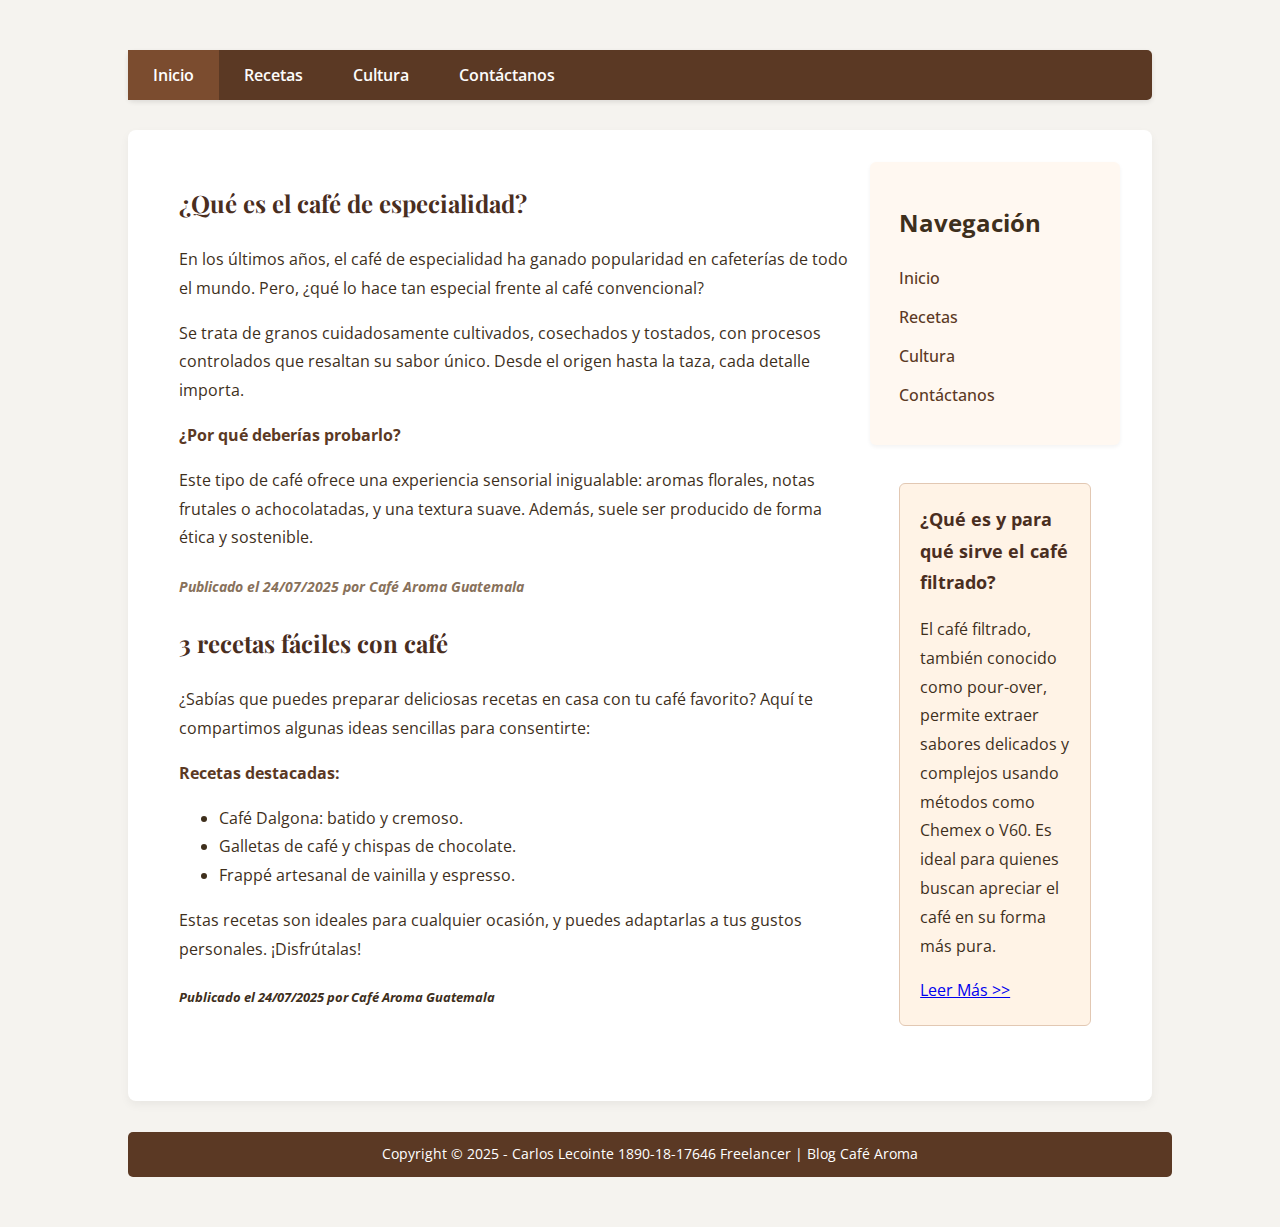
<file: View/index.html>
<!DOCTYPE html>
<html lang="en">

<head>
    <title>Blog Café Aroma</title>
    <meta charset="utf-8" />
    <meta name="viewport" content="width=device-width, initial-scale=1.0">
    <meta name="Description" content="Blog sobre el mundo del café, tips, recetas y cultura cafetera.">
    <meta name="keywords" content="Café, Barismo, Recetas, Cultura Cafetera, HTML5, CSS3, Blog" />
    <link rel="stylesheet" href="Style1.css" type="text/css" />
</head>

<body class="body">
    <header class="pageHeader">
        <nav>
            <ul>
                <li class="active"><a href="#">Inicio</a></li>
                <li><a href="recetas.html">Recetas</a></li>
                <li><a href="#">Cultura</a></li>
                <li><a href="#">Contáctanos</a></li>
            </ul>
        </nav>
    </header>

    <!--adicionar el cuerpo de la pagina utilizando DIV's-->
    <div class="Main">
        <div class="content">
            <article class="Top">
                <header>
                    <h2><a href="#">¿Qué es el café de especialidad?</a></h2>
                </header>
                <content>
                    <p>En los últimos años, el café de especialidad ha ganado popularidad en cafeterías de todo el
                        mundo. Pero, ¿qué lo hace tan especial frente al café convencional?</p>
                    <p>Se trata de granos cuidadosamente cultivados, cosechados y tostados, con procesos controlados que
                        resaltan su sabor único. Desde el origen hasta la taza, cada detalle importa.</p>
                    <strong>¿Por qué deberías probarlo?</strong>
                    <p>Este tipo de café ofrece una experiencia sensorial inigualable: aromas florales, notas frutales o
                        achocolatadas, y una textura suave. Además, suele ser producido de forma ética y sostenible.</p>
                </content>

                <footer>
                    <h5><i>Publicado el 24/07/2025 por Café Aroma Guatemala</i></h5>
                </footer>
            </article>

            <article class="Bottom">
                <header>
                    <h2><a href="#">3 recetas fáciles con café</a></h2>
                </header>
                <content>
                    <p>¿Sabías que puedes preparar deliciosas recetas en casa con tu café favorito? Aquí te compartimos
                        algunas ideas sencillas para consentirte:</p>
                    <strong>Recetas destacadas:</strong>
                    <p>
                    <ul>
                        <li>Café Dalgona: batido y cremoso.</li>
                        <li>Galletas de café y chispas de chocolate.</li>
                        <li>Frappé artesanal de vainilla y espresso.</li>
                    </ul>
                    Estas recetas son ideales para cualquier ocasión, y puedes adaptarlas a tus gustos personales.
                    ¡Disfrútalas!
                    </p>
                </content>
                <footer></footer>
                <h5><i>Publicado el 24/07/2025 por Café Aroma Guatemala</i></h5>
            </article>
        </div>
        <!--Fin div content-->

        <aside class="top-sidebar">
            <h2>Navegación</h2>
            <ul class="navigation">
                <li><a href="#">Inicio</a></li>
                <li><a href="../View/recetas.html">Recetas</a></li>
                <li><a href="#">Cultura</a></li>
                <li><a href="#">Contáctanos</a></li>
            </ul>
        </aside>

        <aside class="bottom-sidebar">
            <div class="featured">
                <h2>¿Qué es y para qué sirve el café filtrado?</h2>
                <p>El café filtrado, también conocido como pour-over, permite extraer sabores delicados y complejos
                    usando métodos como Chemex o V60. Es ideal para quienes buscan apreciar el café en su forma más
                    pura.</p>
                <a href="#">Leer Más >></a>
            </div>
        </aside>
    </div>

    <footer class="pageFooter">
        <p>Copyright &copy; 2025 - Carlos Lecointe 1890-18-17646 Freelancer | Blog Café Aroma</p>
    </footer>
</body>

</html>
</file>
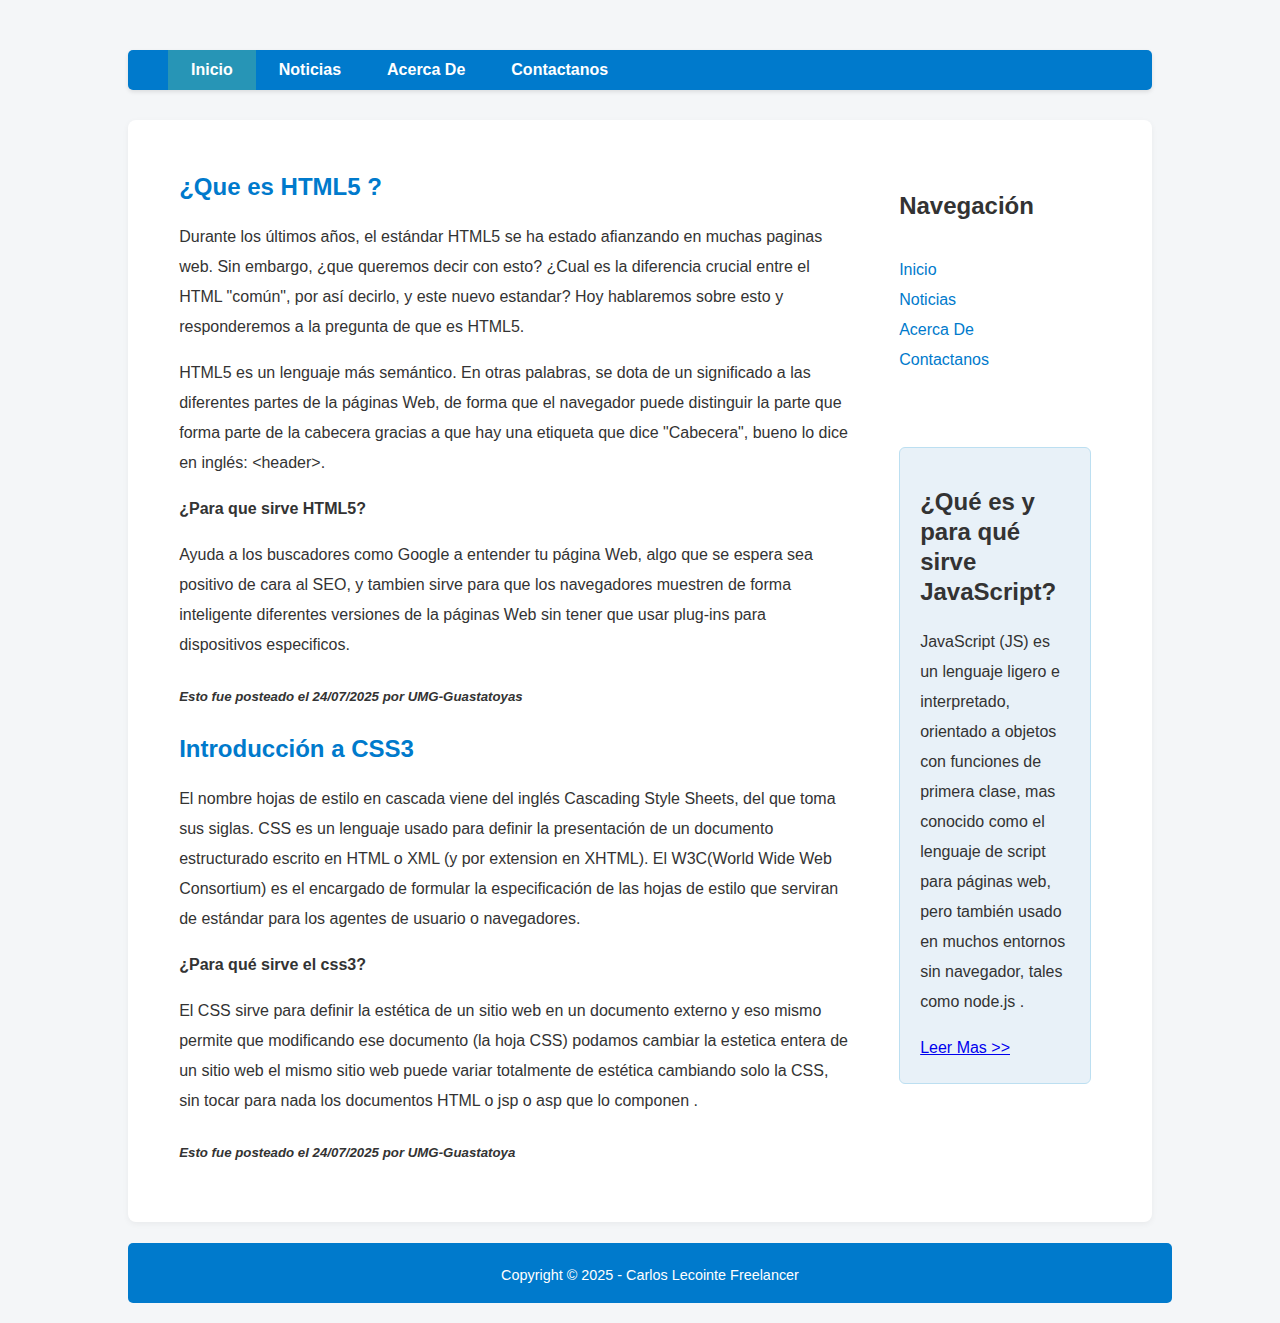
<file: View/Index.html>
<!DOCTYPE html>
<html lang="en">

<head>
    <title>Ejemplo HTML5-CSS3</title>
    <meta charset="utf-8" />
    <meta name="viewport" content="width=device-width, initial-scale=1.0">
    <meta name="Description" content="Mi primer Pagina Web CSS3">
    <meta name="keywords" content="HTML5, CSS3, Web, Diseno web, UMG " />
    <link href="../Content/Style1.css" rel="stylesheet" type="text/css" />
</head>

<body class="body">
    <header class="pageHeader">
        <nav>
            <ul>
                <li class="active"><a href="#">Inicio</a></li>
                <li><a href="#">Noticias</a></li>
                <li><a href="#">Acerca De</a></li>
                <li><a href="#">Contactanos</a></li>
            </ul>
        </nav>
    </header>

    <!--adicionar el cuerpo de la pagina utilizando DIV's-->
    <div class="Main">
        <div class="content">
            <article class="Top">
                <header>
                    <h2><a href="#">¿Que es HTML5 ?</a>
                    </h2>
                </header>
                <content>
                    <p>Durante los últimos años, el estándar HTML5 se ha estado afianzando en muchas paginas web. Sin
                        embargo, ¿que queremos decir con esto? ¿Cual es la diferencia crucial entre el HTML "común", por
                        así decirlo, y este nuevo estandar? Hoy hablaremos sobre esto y responderemos a la pregunta de
                        que es HTML5.</p>
                    <p>HTML5 es un lenguaje más semántico. En otras palabras, se dota
                        de un significado a las diferentes partes de la páginas Web, de
                        forma que el navegador puede distinguir la parte que forma parte de
                        la cabecera gracias a que hay una etiqueta que dice "Cabecera",
                        bueno lo dice en inglés: &lt;header&gt;.
                    </p>
                    <strong>¿Para que sirve HTML5?</strong>
                    <p>Ayuda a los buscadores como Google a entender tu página Web, algo que se espera
                        sea positivo de cara al SEO, y tambien sirve para que los
                        navegadores muestren de forma inteligente diferentes versiones de
                        la páginas Web sin tener que usar plug-ins para dispositivos especificos.</p>
                </content>

                <footer>
                    <h5><i>Esto fue posteado el 24/07/2025 por UMG-Guastatoyas</i></h5>
                </footer>

            </article>
            <article class="Bottom">
                <header>
                    <h2><a href="#">Introducción a CSS3</a></h2>
                </header>
                <content>
                    <p>El nombre hojas de estilo en cascada viene del inglés Cascading
                        Style Sheets, del que toma sus siglas. CSS es un lenguaje usado
                        para definir la presentación de un documento estructurado escrito
                        en HTML o XML (y por extension en XHTML). El W3C(World Wide Web
                        Consortium) es el encargado de formular la especificación de las
                        hojas de estilo
                        que serviran de estándar para los agentes de usuario o
                        navegadores.
                    </p>
                    <strong>¿Para qué sirve el css3?</strong>
                    <p>El CSS sirve para definir la estética de un sitio web en un
                        documento externo y eso mismo permite que modificando ese documento
                        (la hoja CSS) podamos cambiar la estetica entera de un sitio web
                        el mismo sitio web puede variar totalmente de estética cambiando
                        solo la CSS, sin tocar para nada los documentos HTML o jsp o asp
                        que lo componen .</p>
                </content>
                <footer>
                </footer>
                <h5><i>Esto fue posteado el 24/07/2025 por UMG-Guastatoya</i></h5>

            </article>
        </div>
        <!--Fin div content-->

        <!--El Elemento HTML Aside (<aside>) representa una sección de una página que
consiste en contenido que está tangencialmente relacionado con el contenido
que le rodea, que podria ser considerado independiente de ese <contenido-->
        <aside class="top-sidebar">
            <h2>Navegación</h2>
            <ul class="navigation">
                <li><a href="#">Inicio</a></li>
                <li><a href="#">Noticias</a></li>
                <li><a href="#">Acerca De</a></li>
                <li><a href="#  ">Contactanos</a></li>
            </ul>
        </aside>
        <aside class="bottom-sidebar">
            <div class="featured">
                <h2>¿Qué es y para qué sirve JavaScript?</h2>
                <p>JavaScript (JS) es un lenguaje ligero e interpretado, orientado
                    a objetos con funciones de primera clase, mas conocido como el
                    lenguaje de script para páginas web, pero también usado en muchos
                    entornos sin navegador, tales como node.js .</p>
                <a href="#">Leer Mas >></a>
            </div>
        </aside>
    </div>
    <footer class="pageFooter">
        <p>Copyright &copy; 2025 - Carlos Lecointe Freelancer</p>
    </footer>
</body>

</html>
</file>
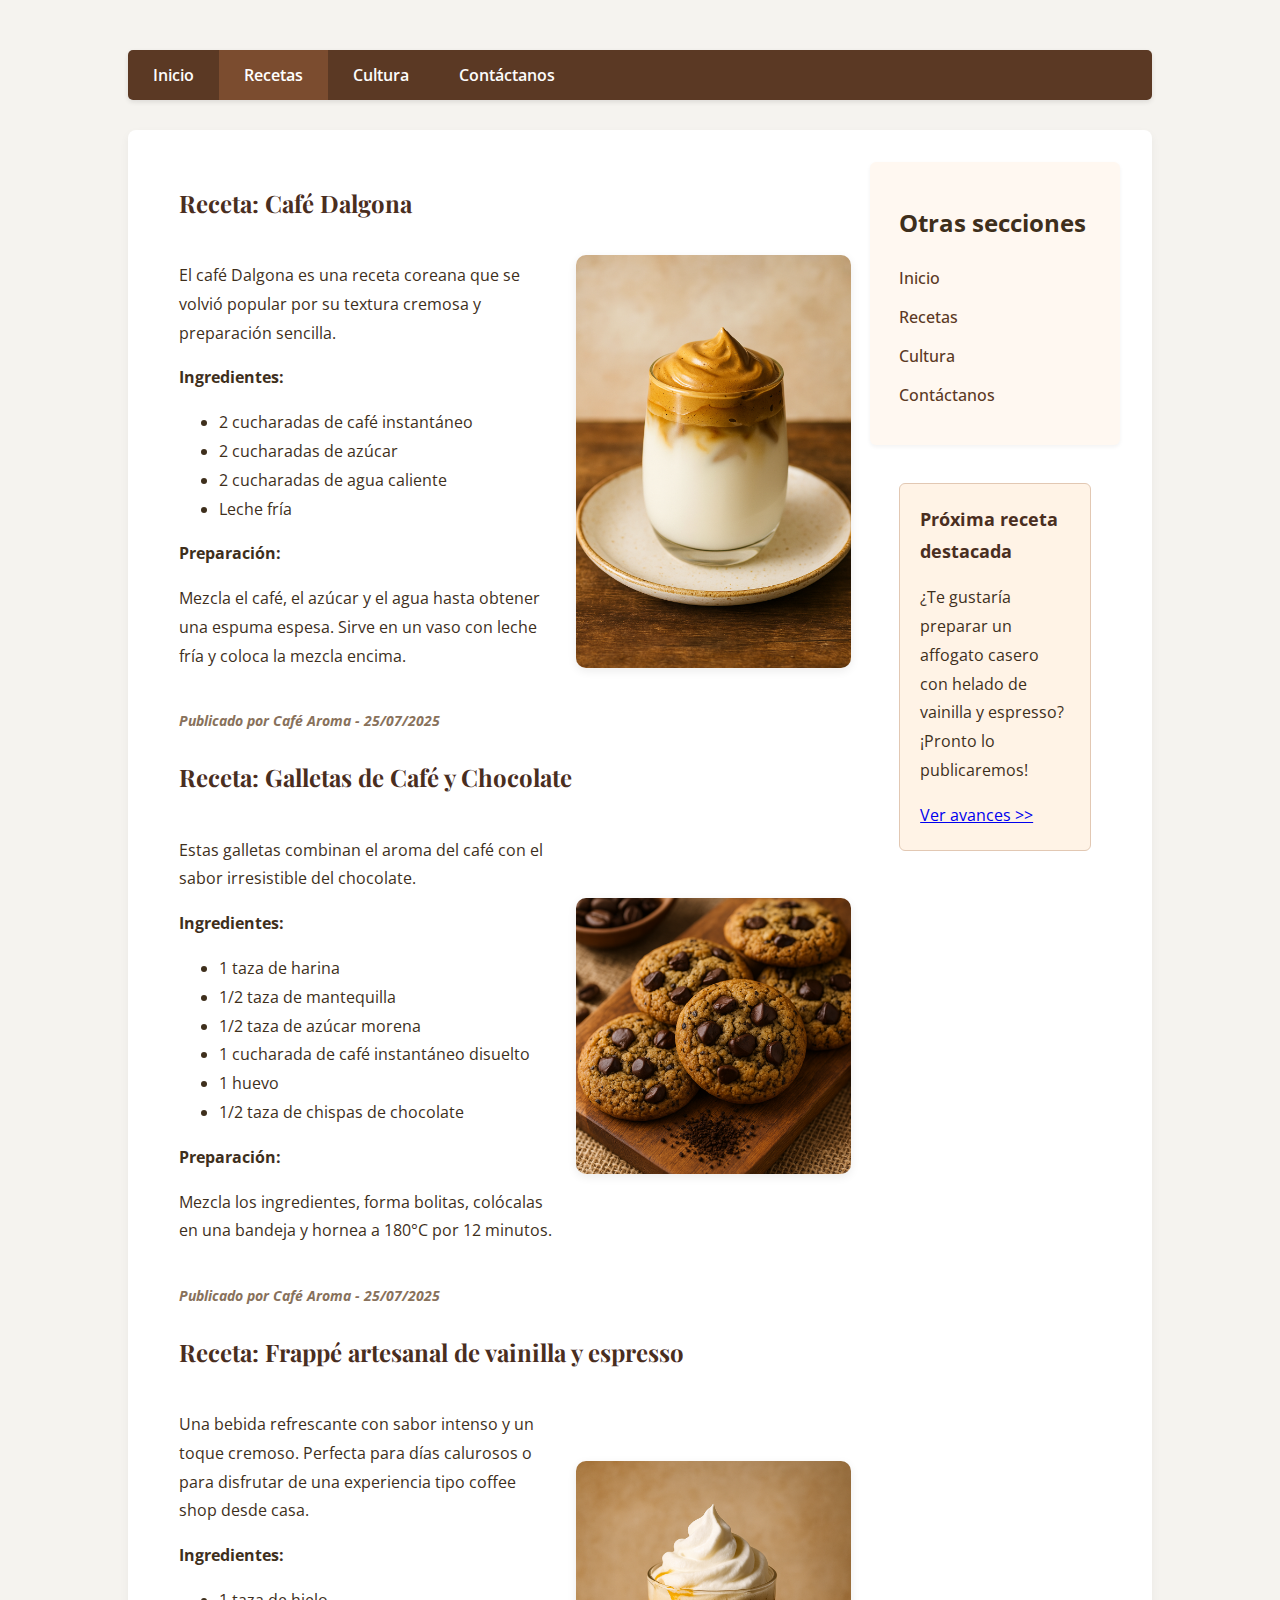
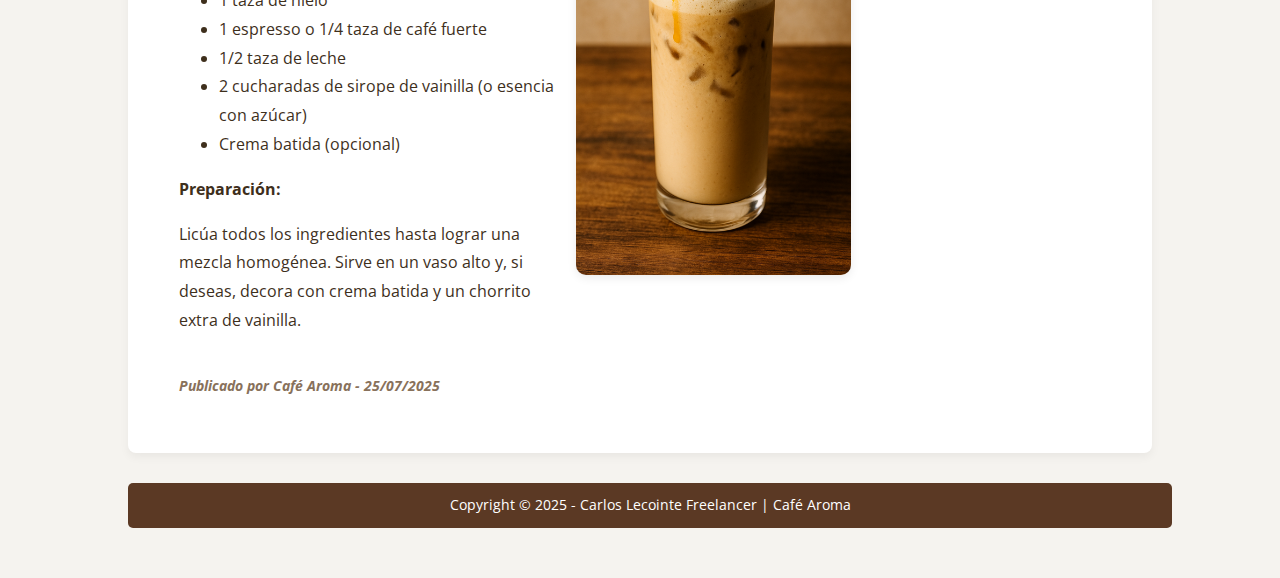
<file: View/recetas.html>
<!DOCTYPE html>
<html lang="en">

<head>
    <title>Recetas - Café Aroma</title>
    <meta charset="utf-8" />
    <meta name="viewport" content="width=device-width, initial-scale=1.0">
    <meta name="Description" content="Recetas caseras con café - Café Aroma">
    <meta name="keywords" content="Café, Recetas, Frappé, Dalgona, Postres, Blog de café" />
    <link rel="stylesheet" href="Style1.css" type="text/css" />
</head>

<body class="body">
    <header class="pageHeader">
        <nav>
            <ul>
                <li><a href="index.html">Inicio</a></li>
                <li class="active"><a href="recetas.html">Recetas</a></li>
                <li><a href="#">Cultura</a></li>
                <li><a href="#">Contáctanos</a></li>
            </ul>
        </nav>
    </header>

    <div class="Main">
        <div class="content">

            <!-- RECETA 1 -->
            <article class="Top receta-flex">
                <header>
                    <h2><a href="#">Receta: Café Dalgona</a></h2>
                </header>
                <div class="receta-contenido">
                    <div class="receta-texto">
                        <p>El café Dalgona es una receta coreana que se volvió popular por su textura cremosa y
                            preparación sencilla.</p>
                        <strong>Ingredientes:</strong>
                        <ul>
                            <li>2 cucharadas de café instantáneo</li>
                            <li>2 cucharadas de azúcar</li>
                            <li>2 cucharadas de agua caliente</li>
                            <li>Leche fría</li>
                        </ul>
                        <strong>Preparación:</strong>
                        <p>Mezcla el café, el azúcar y el agua hasta obtener una espuma espesa. Sirve en un vaso con
                            leche fría y coloca la mezcla encima.</p>
                    </div>
                    <div class="receta-imagen">
                        <img src="/Images/dalgona.png" alt="Café Dalgona espumoso" class="recipe-img">
                    </div>
                </div>
                <footer>
                    <h5><i>Publicado por Café Aroma - 25/07/2025</i></h5>
                </footer>
            </article>

            <!-- RECETA 2 -->
            <article class="Bottom receta-flex">
                <header>
                    <h2><a href="#">Receta: Galletas de Café y Chocolate</a></h2>
                </header>
                <div class="receta-contenido">
                    <div class="receta-texto">
                        <p>Estas galletas combinan el aroma del café con el sabor irresistible del chocolate.</p>
                        <strong>Ingredientes:</strong>
                        <ul>
                            <li>1 taza de harina</li>
                            <li>1/2 taza de mantequilla</li>
                            <li>1/2 taza de azúcar morena</li>
                            <li>1 cucharada de café instantáneo disuelto</li>
                            <li>1 huevo</li>
                            <li>1/2 taza de chispas de chocolate</li>
                        </ul>
                        <strong>Preparación:</strong>
                        <p>Mezcla los ingredientes, forma bolitas, colócalas en una bandeja y hornea a 180°C por 12
                            minutos.</p>
                    </div>
                    <div class="receta-imagen">
                        <img src="/Images/galletas.png" alt="Galletas de café con chispas de chocolate"
                            class="recipe-img">
                    </div>
                </div>
                <footer>
                    <h5><i>Publicado por Café Aroma - 25/07/2025</i></h5>
                </footer>
            </article>

            <!-- RECETA 3 -->
            <article class="Bottom receta-flex">
                <header>
                    <h2><a href="#">Receta: Frappé artesanal de vainilla y espresso</a></h2>
                </header>
                <div class="receta-contenido">
                    <div class="receta-texto">
                        <p>Una bebida refrescante con sabor intenso y un toque cremoso. Perfecta para días calurosos o
                            para disfrutar de una experiencia tipo coffee shop desde casa.</p>
                        <strong>Ingredientes:</strong>
                        <ul>
                            <li>1 taza de hielo</li>
                            <li>1 espresso o 1/4 taza de café fuerte</li>
                            <li>1/2 taza de leche</li>
                            <li>2 cucharadas de sirope de vainilla (o esencia con azúcar)</li>
                            <li>Crema batida (opcional)</li>
                        </ul>
                        <strong>Preparación:</strong>
                        <p>Licúa todos los ingredientes hasta lograr una mezcla homogénea. Sirve en un vaso alto y, si
                            deseas, decora con crema batida y un chorrito extra de vainilla.</p>
                    </div>
                    <div class="receta-imagen">
                        <img src="/Images/frappe.png" alt="Frappé artesanal de vainilla y espresso" class="recipe-img">
                    </div>
                </div>
                <footer>
                    <h5><i>Publicado por Café Aroma - 25/07/2025</i></h5>
                </footer>
            </article>

        </div>

        <aside class="top-sidebar">
            <h2>Otras secciones</h2>
            <ul class="navigation">
                <li><a href="index.html">Inicio</a></li>
                <li><a href="recetas.html">Recetas</a></li>
                <li><a href="#">Cultura</a></li>
                <li><a href="#">Contáctanos</a></li>
            </ul>
        </aside>

        <aside class="bottom-sidebar">
            <div class="featured">
                <h2>Próxima receta destacada</h2>
                <p>¿Te gustaría preparar un affogato casero con helado de vainilla y espresso? ¡Pronto lo publicaremos!
                </p>
                <a href="#">Ver avances >></a>
            </div>
        </aside>
    </div>

    <footer class="pageFooter">
        <p>Copyright &copy; 2025 - Carlos Lecointe Freelancer | Café Aroma</p>
    </footer>
</body>

</html>
</file>
<file: View/Style1.css>
/* Fuente principal amigable y cálida */
@import url('https://fonts.googleapis.com/css2?family=Open+Sans:wght@400;600&family=Playfair+Display:wght@500&display=swap');

/* Cuerpo del sitio web (body) */
body {
    clear: both;
    margin: 50px auto;
    width: 80%;
    text-align: left;
    background-color: #f5f3ef;
    /* Color crema */
    font-family: 'Open Sans', sans-serif;
    color: #3e2f1c;
    /* Café oscuro */
    line-height: 1.7;
}

/* Encabezado de la página */
.pageHeader nav {
    background: #5b3924;
    /* Café oscuro */
    height: 50px;
    line-height: 50px;
    margin: 0 auto 30px auto;
    text-align: center;
    border-radius: 5px;
    box-shadow: 0 2px 5px rgba(0, 0, 0, 0.1);
}

.pageHeader nav ul {
    margin: 0;
    padding: 0;
}

.pageHeader nav ul li {
    float: left;
    display: inline;
}

.pageHeader nav a:link,
.pageHeader nav a:visited {
    color: #fdfcfb;
    /* Casi blanco */
    display: inline-block;
    height: 50px;
    padding: 0 25px;
    text-decoration: none;
    font-weight: 600;
    transition: background 0.3s;
}

.pageHeader nav a:hover,
.pageHeader nav a:active,
.pageHeader nav .active a:link,
.pageHeader nav .active a:visited {
    background: #7b4c2f;
    /* Café más claro */
    color: #fff;
}

/* Contenedor principal */
.Main {
    background-color: #ffffff;
    border-radius: 8px;
    padding: 2rem;
    box-shadow: 0 4px 10px rgba(0, 0, 0, 0.05);
    overflow: hidden;
    line-height: 1.8;
}

/* Área de artículos */
.content {
    width: 70%;
    float: left;
    padding-left: 2%;
}

.Top,
.Bottom {
    margin-bottom: 3%;
}

h2 a {
    font-family: 'Playfair Display', serif;
    color: #4a2e1f;
    text-decoration: none;
    transition: color 0.3s ease;
}

h2 a:hover {
    color: #8b5e3c;
}

content p {
    margin-bottom: 1em;
}

/* Strong enfocado al estilo blog */
content strong {
    display: block;
    margin: 1em 0 0.5em;
    font-weight: bold;
    color: #5b3924;
}

/* Footer de cada artículo */
article footer h5 {
    font-size: 0.85rem;
    color: #88715b;
}

/* Barra lateral superior */
.top-sidebar {
    width: 20%;
    float: left;
    margin-left: 2%;
    padding: 2% 3%;
    margin-bottom: 2%;
    background-color: #fff8f1;
    border-radius: 6px;
    box-shadow: 0 2px 4px rgba(0, 0, 0, 0.05);
}

.navigation {
    list-style: none;
    padding: 0;
}

.navigation li {
    margin-bottom: 10px;
}

.navigation a {
    color: #5b3924;
    text-decoration: none;
    font-weight: 500;
    transition: color 0.3s ease;
}

.navigation a:hover {
    color: #8b5e3c;
}

/* Barra lateral inferior */
.bottom-sidebar {
    width: 20%;
    float: left;
    margin-left: 2%;
    padding: 2% 3%;
}

.featured {
    background-color: #fff3e6;
    border: 1px solid #e2c8b3;
    border-radius: 6px;
    margin-bottom: 1.5em;
    padding: 1.25em;
    transition: background 0.3s ease;
}

.featured:hover {
    background-color: #ffe7cf;
}

.featured h2 {
    font-size: 1.1rem;
    margin-top: 0;
    color: #4a2e1f;
}

/* Pie de página */
.pageFooter {
    width: 100%;
    height: auto;
    text-align: center;
    background-color: #5b3924;
    color: #fff;
    border-radius: 5px;
    margin-top: 3%;
    padding: 10px;
    font-size: 0.9rem;
}

.pageFooter p {
    margin: 0;
}

/* Imágenes de recetas */
.receta-contenido {
    display: flex;
    flex-wrap: wrap;
    justify-content: space-between;
    gap: 20px;
    align-items: center;
}

.receta-texto {
    flex: 1 1 55%;
}

.receta-imagen {
    flex: 1 1 40%;
    text-align: right;
}

.recipe-img {
    width: 100%;
    max-width: 320px;
    height: auto;
    border-radius: 10px;
    box-shadow: 0 3px 10px rgba(0, 0, 0, 0.08);
    transition: transform 0.3s ease;
}

.recipe-img:hover {
    transform: scale(1.015);
}

@media (max-width: 768px) {
    .receta-contenido {
        flex-direction: column;
        text-align: center;
    }

    .receta-texto, .receta-imagen {
        flex: 1 1 100%;
    }

    .recipe-img {
        margin-top: 10px;
    }
}
</file>
<file: Content/Style1.css>
/* Cuerpo del sitio web (body) */
body {
    clear: both;
    /* Borra el valor flotante
    https://www.w3schools.com/cssref/tryit.asp?filename=trycss_js_clear */
    margin: 50px auto;
    width: 80%;
    text-align: left;
    background-color: #EEE;
    /* Establece el color de fondo en gris claro */
}

/* Área de contenido principal - Artículos y barras laterales */
.Main {
    background-color: #FFF;
    /* Sets background color to White */
    border-radius: 5px;
    overflow: hidden;
    line-height: 30px;
}

/* Contenido del artículo */
.content {
    padding-left: 2%;
}

/* Bar Navavigation */
.pageHeader nav {
    background: #2BA6CB;
    /* Establece fondo azul claro */
    height: 40px;
    /* Establece la altura en 40px, de lo contrario, la barra de navegacion se
verá como una línea */
    line-height: 30px;
    /* Hace que los enlaces aparezcan en el medio */
    margin: 0 auto 30px auto;
    text-align: center;
    border-radius: 5px;
    /* Esquina redondeada */
    -moz-border-radius: 5px;
    /* Para los navegadores Mozilla, la misma esquina redondeada */
    -webkit-border-radius: 5px;
    /* Para Safari, misma esquina redondeada */

}

.pageHeader nav ul {
    margin: 0 auto;
}

/* Styles para Links */
.pageHeader nav ul li {
    float: left;
    display: inline;

    /* Hace que los enlaces se muestren horizontalmente */
}

.pageHeader nav a:link,
.pageHeader nav a:visited {
    color: #fff;

    /* Establece el color de los enlaces a blanco */
    display: inline-block;
    /* Hace que los enlaces se muestren como bloques */

    height: 30px;
    padding: 5px 23px;
    /* Establece espacio entre enlaces */
    text-decoration: none;
}

.pageHeader nav a:hover,
.pageHeader nav a:active,
.pageHeader nav .active a:link,
.pageHeader nav .active a:visited {
    background: #2795B6;
    /* Cambia el color de fondo a azul oscuro */
    color: #fff;
}

/* Main Content */
.Main {
    overflow: hidden;
    line-height: 30px;
}

.Top {
    margin-bottom: 3%;
}

.content {
    width: 70%;
    float: left;
}

/* Side-bar Navigation */
.top-sidebar {
    /* Estilo aplicado a la barra lateral */

    width: 20%;
    float: left;
    margin-left: 2%;
    padding: 2% 3%;
    margin-bottom: 2%;
}

.navigation {
    /* Estilo aplicado a la lista de navegación */
    display: block;
    list-style-position: inside;
    list-style-type: none;
    margin: 0;
    padding: 0.875em 0;
}

/* Featured Panel */
.bottom-sidebar {
    /* Estilo aplicado a la barra lateral */
    width: 20%;
    float: left;
    margin-left: 2%;
    padding: 2% 3%;
}

.featured {
    /* Estilo aplicado al panel presentado */
    background: none repeat scroll 0 0 #F2F2F2;
    border-color: #D9D9D9;
    border-style: solid;
    border-width: 1px;
    margin-bottom: 1.25em;
    padding: 1.25em;
}

/* Footer */
/* Los estilos son en su mayoría iguales a pageHeader */
.pageFooter {
    /* Estilo aplicado a la barra de pie de página */
    width: 100%;
    height: 40px;
    line-height: 5px;
    float: left;
    margin-top: 2%;
    margin-bottom: 2%;
    background-color: #2BA6CB;
    border-radius: 5px;
    -moz-border-radius: 5px;
    -webkit-border-radius: 5px;
    color: #FFF;
}

.pageFooter p {
    /* Estilo aplicado al contenido dentro de la barra de pie de página */
    width: 90%;
    margin: 2% auto;
}

/* Importar fuente moderna */
@import url('https://fonts.googleapis.com/css2?family=Open+Sans:wght@400;600&display=swap');

body {
    font-family: 'Open Sans', sans-serif;
    background-color: #f4f6f8;
    color: #333;
    line-height: 1.6;
}

/* Contenedor principal */
.Main {
    box-shadow: 0 2px 6px rgba(0, 0, 0, 0.05);
    padding: 2rem;
    border-radius: 8px;
}

/* Navegación */
.pageHeader nav {
    background: #007acc;
    box-shadow: 0 2px 4px rgba(0,0,0,0.1);
}

.pageHeader nav a {
    font-weight: 600;
    transition: background 0.3s ease;
}

.pageHeader nav a:hover {
    background: #005f99;
}

/* Artículos */
h2 a {
    color: #007acc;
    text-decoration: none;
    transition: color 0.3s;
}

h2 a:hover {
    color: #005f99;
}

/* Panel destacado */
.featured {
    background-color: #e8f1f8;
    border-color: #bcdff1;
    border-radius: 6px;
}

.featured:hover {
    background-color: #d3e9f8;
}

/* Navegación lateral */
.navigation a {
    color: #007acc;
    text-decoration: none;
    transition: color 0.3s;
}

.navigation a:hover {
    color: #005f99;
}

/* Pie de página */
.pageFooter {
    text-align: center;
    font-size: 0.9rem;
    background-color: #007acc;
    padding: 10px;
}
</file>
